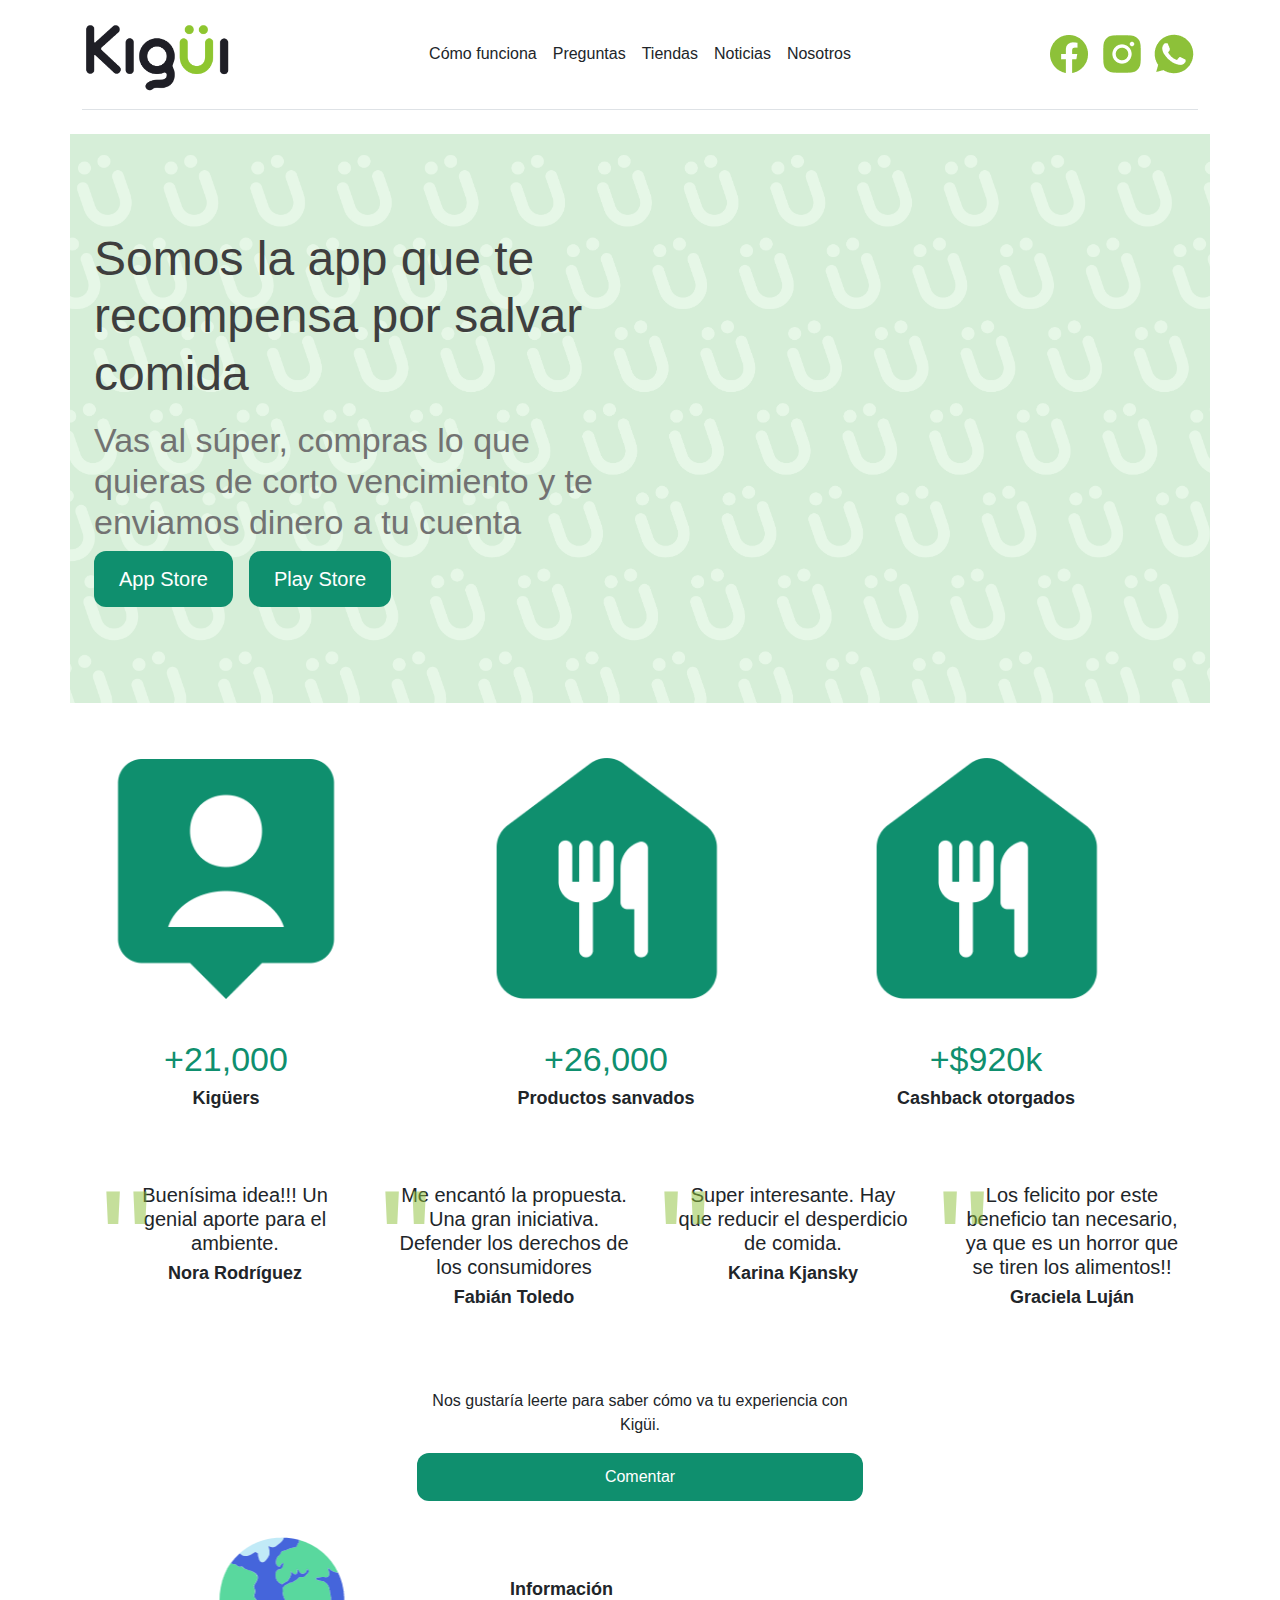
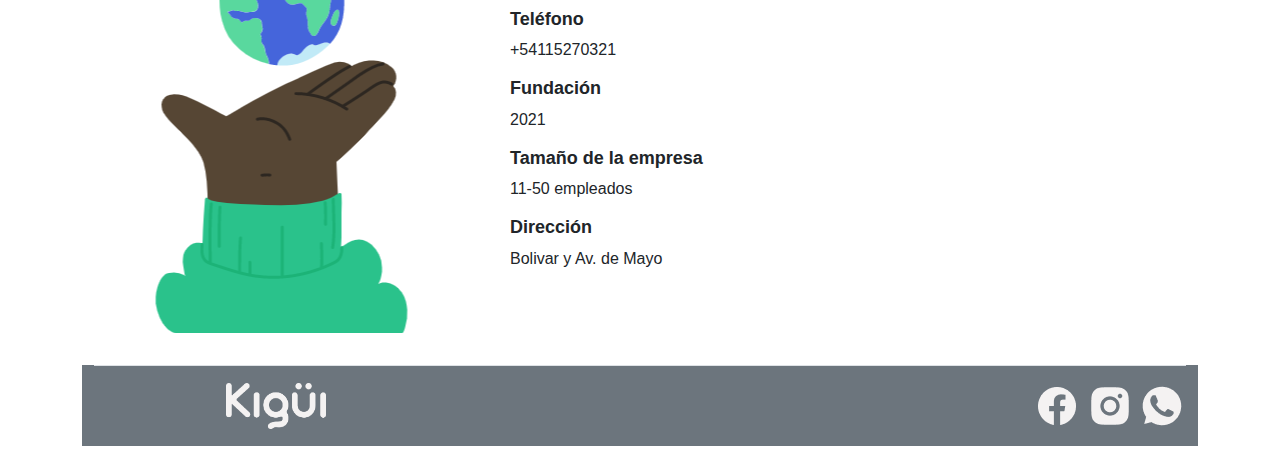
<file: index.html>
<!DOCTYPE html>
<html lang="en">
<head>
    <meta charset="UTF-8">
    <meta http-equiv="X-UA-Compatible" content="IE=edge">
    <meta name="viewport" content="width=device-width, initial-scale=1.0">
    <link rel="stylesheet" href="css/bootstrap.css">
    <link rel="stylesheet" href="styles.css">
    <title>Kigüi Bootstrap</title>
</head>
<body>
    <div class="container">
        <header class="d-flex flex-wrap align-items-center justify-content-center justify-content-md-between py-3 mb-4 border-bottom">
          <a href="/" class="d-flex align-items-center col-md-3 mb-2 mb-md-0 text-dark text-decoration-none">
            <img src="logokigui.png" width="150"></a>
    
          <ul class="nav col-12 col-md-auto mb-2 justify-content-center mb-md-0">
            <li><a href="#" class="nav-link px-2 link-dark">Cómo funciona</a></li>
            <li><a href="preguntas.html" class="nav-link px-2 link-dark">Preguntas</a></li>
            <li><a href="#" class="nav-link px-2 link-dark">Tiendas</a></li>
            <li><a href="#" class="nav-link px-2 link-dark">Noticias</a></li>
            <li><a href="#" class="nav-link px-2 link-dark">Nosotros</a></li>
          </ul>
    
          <div class="col-md-3 text-end">
            <a href="https://www.facebook.com/kiguiok"><img src="icons/facebook.png" class="tranformacionRedes"></a>
            <a href="https://www.instagram.com/kigui_ok/"><img src="icons/instagram.png" class="tranformacionRedes"></a>
            <img src="icons/whatsapp.png" class="tranformacionRedes">
          </div>
        </header>
      </div>

      <div class="container col-xxl-8 px-4 py-5 banner">
        <div class="row flex-lg-row align-items-center g-5 py-5">
          <div class="col-lg-6">
            <h1>Somos la app que te recompensa por salvar comida</h1>
            <h2>Vas al súper, compras lo que quieras de corto vencimiento y te enviamos dinero a tu cuenta</h2>
            <div class="d-grid gap-2 d-md-flex justify-content-md-start">
              <button type="button" class="button btn btn-lg px-4 me-md-2">App Store</button>
              <button type="button" class="button btn btn-lg px-4">Play Store</button>
            </div>
          </div>
        </div>
      </div>

      <div class="container">
        <div class="row justify-content-md-center">
          <div class="col">
            <div class="card align-items-center" style="width: 18rem;">
                <img src="icons/user.png" alt="usuarios" width="200" class="card-img-top">
                <div class="card-body">
                  <h2 class="card-title">+21,000</h2>
                  <h5 class="card-text">Kigüers</h5>
                </div>
              </div>
          </div>
          <div class="col">
            <div class="card align-items-center" style="width: 18rem;">
                <img src="icons/food.png" alt="producto" width="200" class="card-img-top">
                <div class="card-body">
                  <h2 class="card-title">+26,000</h2>
                  <h5 class="card-text">Productos sanvados</h5>
                </div>
              </div>
          </div>
          <div class="col">
            <div class="card align-items-center" style="width: 18rem;">
                <img src="icons/food.png" alt="producto" width="200" class="card-img-top">
                <div class="card-body">
                  <h2 class="card-title">+$920k</h2>
                  <h5 class="card-text">Cashback otorgados</h5>
                </div>
              </div>
          </div>
        </div>
        

        <div class="container">
          <div class="row align-items-center">
            <div class="col-3">
              <div class="comentario">
                <h2 class="comillas">"</h2> 
                <h4>Buenísima idea!!! Un genial aporte para el ambiente.</h4>
                <h5>Nora Rodríguez</h5>
            </div> 
            </div>
            <div class="col-3">
              <div class="comentario">
                <h2 class="comillas">"</h2>
                <h4>Me encantó la propuesta. Una gran iniciativa. Defender los derechos de los consumidores</h4>
                <h5>Fabián Toledo</h5>
            </div>
            </div>
            <div class="col-3">
              <div class="comentario">
                <h2 class="comillas">"</h2>
                <h4>Super interesante. Hay que reducir el desperdicio de comida.</h4>
                <h5>Karina Kjansky</h5>
            </div>
            </div>
            <div class="col-3">
              <div class="comentario">
                <h2 class="comillas">"</h2>
                <h4>Los felicito por este beneficio tan necesario, ya que es un horror que se tiren los alimentos!!</h4>
                <h5>Graciela Luján</h5>
            </div>
            </div>
          </div>
        </div>

        <div class="comentar">
          <p>Nos gustaría leerte para saber cómo va tu experiencia con Kigüi.</p>
          <a href="#" class="button">Comentar</a>
        </div>

        <div class="card text-start" style="max-width: 800px;">
          <div class="row align-items-center justify-content-md-evenly">
            <div class="col-md-6">
              <img src="icons/hand word.png" width="400px">
            </div>
            <div class="col-md-6">
              <div class="card-body">
                <div class="info" >
                  <h5>Información</h5>
                  <h5>Teléfono</h5>
                  <p>+54115270321</p>
                  <h5>Fundación</h5>
                  <p>2021</p>
                  <h5>Tamaño de la empresa</h5>
                  <p>11-50 empleados</p>
                  <h5>Dirección</h5>
                  <p>Bolivar y Av. de Mayo</p>
                </div>
              </div>
            </div>
          </div>
        </div>

    <div class="container bg-secondary">
      <footer class="d-flex flex-wrap justify-content-between align-items-center py-3 my-4 border-top">
            <a href="/" class="col-md-4 d-flex align-items-center justify-content-center mb-3 mb-md-0 me-md-auto link-dark text-decoration-none"><img src="logokiguiw.png" width="100"></a>
           
           <p class="col-md-4 mb-0 text-muted">Política de privacidad - Términos & Condiciones</p>
        
            
        <div class="nav col-md-4 justify-content-end">
            <div class="redes">
                <a href="https://www.facebook.com/kiguiok"><img src="icons/facebookw.png" class="tranformacionRedes"></a>
                <a href="https://www.instagram.com/kigui_ok/"><img src="icons/instagramw.png" class="tranformacionRedes"></a>
                <img src="icons/whatsappw.png" class="tranformacionRedes">
            </div>
          </div>
      </footer>
    </div>


    <script src="js/bootstrap.js"></script>
</body>
</html>
</file>
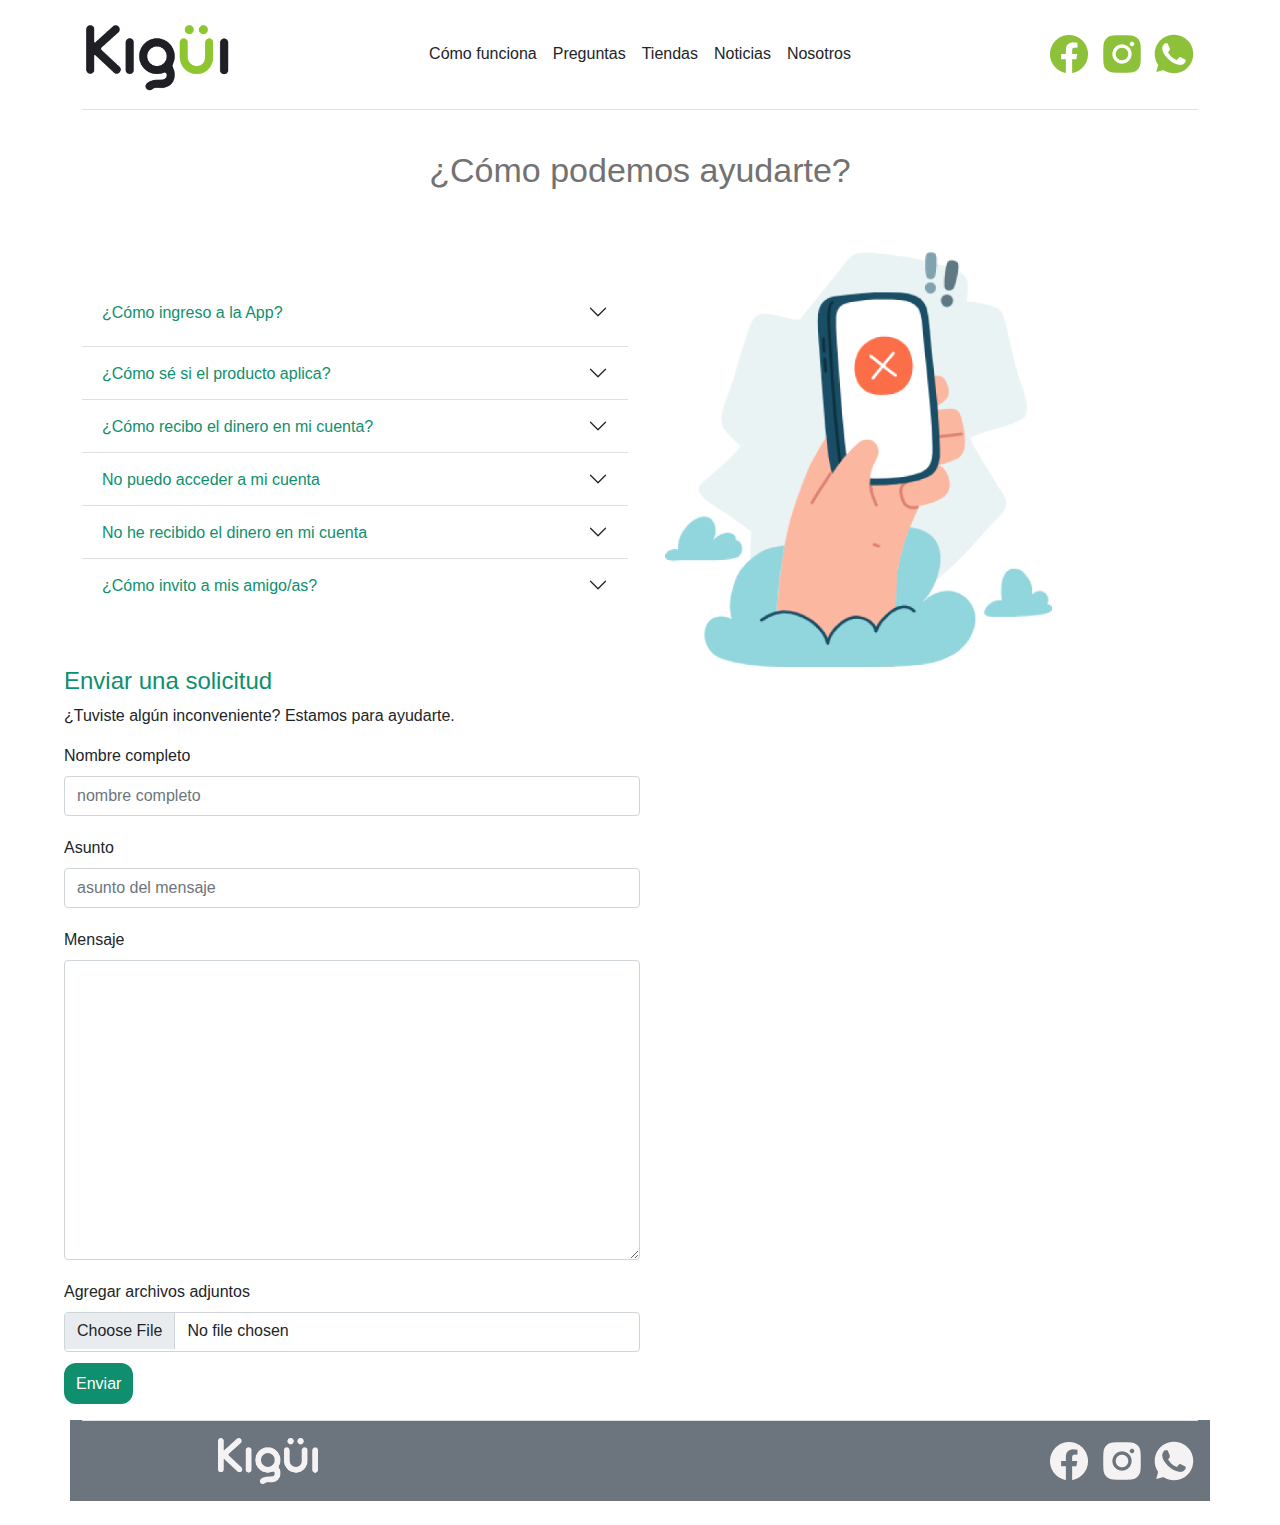
<file: preguntas.html>
<!DOCTYPE html>
<html lang="en">
<head>
    <meta charset="UTF-8">
    <meta http-equiv="X-UA-Compatible" content="IE=edge">
    <meta name="viewport" content="width=device-width, initial-scale=1.0">
    <link rel="stylesheet" href="css/bootstrap.css">
    <link rel="stylesheet" href="styles.css">
    <title>Kigüi Bootstrap</title>
</head>

<body>
    <div class="container">
        <header class="d-flex flex-wrap align-items-center justify-content-center justify-content-md-between py-3 mb-4 border-bottom">
          <a href="/" class="d-flex align-items-center col-md-3 mb-2 mb-md-0 text-dark text-decoration-none">
            <img src="logokigui.png" width="150"></a>
    
          <ul class="nav col-12 col-md-auto mb-2 justify-content-center mb-md-0">
            <li><a href="#" class="nav-link px-2 link-dark">Cómo funciona</a></li>
            <li><a href="preguntas.html" class="nav-link px-2 link-dark">Preguntas</a></li>
            <li><a href="#" class="nav-link px-2 link-dark">Tiendas</a></li>
            <li><a href="#" class="nav-link px-2 link-dark">Noticias</a></li>
            <li><a href="#" class="nav-link px-2 link-dark">Nosotros</a></li>
          </ul>
    
          <div class="col-md-3 text-end">
            <a href="https://www.facebook.com/kiguiok"><img src="icons/facebook.png" class="tranformacionRedes"></a>
            <a href="https://www.instagram.com/kigui_ok/"><img src="icons/instagram.png" class="tranformacionRedes"></a>
            <img src="icons/whatsapp.png" class="tranformacionRedes">
          </div>
        </header>
      </div>

    <div class="titulo" id="titulo">
        <h2>¿Cómo podemos ayudarte?</h2> 
    </div>

    <div class="container">
        <div class="row align-items-center justify-content-sm-start">
          <div class="col-6">
            <div class="accordion accordion-flush" id="accordionFlushExample">

                <div class="accordion-item">
                  <h2 class="flush-headingOne" id="flush-headingOne">
                    <button class="accordion-button collapsed" type="button" data-bs-toggle="collapse" data-bs-target="#flush-collapseOne" aria-expanded="false" aria-controls="flush-collapseOne">
                        ¿Cómo ingreso a la App?
                    </button>
                  </h2>
                  <div id="flush-collapseOne" class="accordion-collapse collapse" aria-labelledby="flush-headingOne" data-bs-parent="#accordionFlushExample">
                    <div class="accordion-body">¡Súper fácil! Podés descarga la app en tu store de iOS o Google Play. Una vez instalada, abrís la app y clickeas en “Registrarme”, y allí podrás registrarte con tu mail, tu cuenta de Google, Facebook o Apple.</div>
                  </div>
                </div>

                <div class="accordion-item">
                  <h2 class="accordion-header" id="flush-headingTwo">
                    <button class="accordion-button collapsed" type="button" data-bs-toggle="collapse" data-bs-target="#flush-collapseTwo" aria-expanded="false" aria-controls="flush-collapseTwo">
                    ¿Cómo sé si el producto aplica?
                    </button>
                  </h2>
                  <div id="flush-collapseTwo" class="accordion-collapse collapse" aria-labelledby="flush-headingTwo" data-bs-parent="#accordionFlushExample">
                    <div class="accordion-body">En la app vas a encontrar los detalles de cada producto con las fechas de vencimiento correspondientes.</div>
                  </div>
                </div>
                <div class="accordion-item">
                  <h2 class="accordion-header" id="flush-headingThree">
                    <button class="accordion-button collapsed" type="button" data-bs-toggle="collapse" data-bs-target="#flush-collapseThree" aria-expanded="false" aria-controls="flush-collapseThree">
                      ¿Cómo recibo el dinero en mi cuenta?
                    </button>
                  </h2>
                  <div id="flush-collapseThree" class="accordion-collapse collapse" aria-labelledby="flush-headingThree" data-bs-parent="#accordionFlushExample">
                    <div class="accordion-body">Dentro de la app, podrás cargar los datos de tu CBU o cuenta de Mercado Pago en la que recibirás el dinero dentro de las próximas 72hrs a partir de la carga de las fotos de la compra.</div>
                  </div>
                </div>
                <div class="accordion-item">
                    <h2 class="accordion-header" id="flush-headingFour">
                      <button class="accordion-button collapsed" type="button" data-bs-toggle="collapse" data-bs-target="#flush-collapseFour" aria-expanded="false" aria-controls="flush-collapseFour">
                        No puedo acceder a mi cuenta
                      </button>
                    </h2>
                    <div id="flush-collapseFour" class="accordion-collapse collapse" aria-labelledby="flush-headingFour" data-bs-parent="#accordionFlushExample">
                      <div class="accordion-body">Si no podés acceder, envianos un Whatsapp o escribinos a nuestra cuenta de IG @kigui_ok con tu correo. Estamos trabajando en ofrecer la mejor app y en resolver todos los inconvenientes para que puedas seguir salvando alimentos</div>
                    </div>
                  </div>
                  <div class="accordion-item">
                    <h2 class="accordion-header" id="flush-headingFive">
                      <button class="accordion-button collapsed" type="button" data-bs-toggle="collapse" data-bs-target="#flush-collapseFive" aria-expanded="false" aria-controls="flush-collapseFive">
                        No he recibido el dinero en mi cuenta
                      </button>
                    </h2>
                    <div id="flush-collapseFive" class="accordion-collapse collapse" aria-labelledby="flush-headingFour" data-bs-parent="#accordionFlushExample">
                      <div class="accordion-body">Una vez envías la foto con la factura + el producto, estarás recibiendo el dinero correspondiente dentro de las próximas 72hrs.
                        Recordá que para obtener la recompensa, se deberá cumplir con todas las indicaciones especificadas en la app.
                        Revisá si las fotos enviadas cumplen con el rango de fecha definido para ese producto.
                        Si corroboras que todo está correcto y pasaron más de 72hrs por favor escribinos para resolverlo en seguida.</div>
                    </div>
                  </div>
                  <div class="accordion-item">
                    <h2 class="accordion-header" id="flush-headingSix">
                      <button class="accordion-button collapsed" type="button" data-bs-toggle="collapse" data-bs-target="#flush-collapseSix" aria-expanded="false" aria-controls="flush-collapseSix">
                        ¿Cómo invito a mis amigo/as?
                      </button>
                    </h2>
                    <div id="flush-collapseSix" class="accordion-collapse collapse" aria-labelledby="flush-headingFour" data-bs-parent="#accordionFlushExample">
                      <div class="accordion-body">Próximamente podrás invitar a tus personas favoritas desde el menú de la app.</div>
                    </div>
                  </div>
                  
              </div>
          </div>
          <div class="col-6">
            <img src="../icons/handpreguntas.png" alt="ilustracion" width="80%">
          </div>

        </div>
        
    </div>


    

    <div class="mb-3 solicitud">
        <h3>Enviar una solicitud</h3>
        <p>¿Tuviste algún inconveniente? Estamos para ayudarte.</p>
        <label for="exampleFormControlInput1" class="form-label">Nombre completo</label>
        <input type="text" class="form-control" id="exampleFormControlInput1" placeholder="nombre completo">
        <label for="exampleFormControlInput2" class="form-label">Asunto</label>
        <input type="text" class="form-control" id="exampleFormControlInput2" placeholder="asunto del mensaje">
    </div>
    <div class="mb-3 solicitud">
        <label for="exampleFormControlTextarea1" class="form-label">Mensaje</label>
        <textarea class="form-control" id="exampleFormControlTextarea1" rows="3"></textarea>
    </div>

    <div class="mb-3 solicitud">
        <label for="formFile" class="form-label">Agregar archivos adjuntos</label>
        <input class="form-control" type="file" id="formFile">
        <a href="#" class="button">Enviar</a>
    </div>

    

    <div class="container bg-secondary">
        <footer class="d-flex flex-wrap justify-content-between align-items-center py-3 my-4 border-top">
            <a href="/" class="col-md-4 d-flex align-items-center justify-content-center mb-3 mb-md-0 me-md-auto link-dark text-decoration-none"><img src="logokiguiw.png" width="100"></a>
         
            <p class="col-md-4 mb-0 text-muted">Política de privacidad - Términos & Condiciones</p>
      
            <div class="nav col-md-4 justify-content-end">
                <div class="redes">
                <a href="https://www.facebook.com/kiguiok"><img src="icons/facebookw.png" class="tranformacionRedes"></a>
                <a href="https://www.instagram.com/kigui_ok/"><img src="icons/instagramw.png" class="tranformacionRedes"></a>
                <img src="icons/whatsappw.png" class="tranformacionRedes">
                </div>
            </div>
        </footer>
    </div>
    
    <script src="js/bootstrap.js"></script>
</body>
</file>
<file: styles.css>
* {
    margin: 0;
    padding: 0;
    box-sizing: border-box;
}

body {
    font-family: Roboto, Arial, Helvetica, sans-serif;
}

h1 {
    font-size: 48px;
    color: #3E3E3E;
    padding-bottom: 10px;
}

h2 {
    font-size: 34px;
    font-weight: 400;
    color: #727272;
}

h3 {
    font-size: 24px;
    color: #0F8F6E;
}

h4 {
    font-size: 20px;
    font-weight: 200;
}

h5 {
    font-size: 18px;
    font-weight: bold;
}

p {
    font-size: 16px;
    font-weight: 350;
}

.banner {
    background-image: url(banner.jpg);
    background-repeat: no-repeat;
    background-size: cover;
}

.button {
    background-color: #0F8F6E;
    color: #ffff;
    padding: 12px;
    border-radius: 12px;
    text-decoration: none;
    text-align: center;
    transition: all;
}

.button:hover {
    background-color: #8DC139;
}

.card-title {
    text-align: center;
    color: #0F8F6E;
}

.card-text {
    text-align: center;
}

.card {
    border: none;
    margin-top: 32px;
    margin-bottom: 32px;
}

.comentario {
    text-align: center;
    height: 200px;
    width: 250px;
    margin: 16px;
    padding: 10px;
    position: relative;
}

.comillas {
    position: absolute;
    top: -20px;
    left: -10px;
}

.comentario h2 {
    font-size: 150px;
    z-index: 0;
    color: #8DC139;
    opacity: 50%;
}

.comentar {
    display: flex;
    flex-direction: column;
    justify-content: center;
    text-align: center;
    margin-left: 30%;
    margin-right: 30%;
    
}

.footer {
    color: #f4f2f2;
}

.titulo {
    margin-top: 40px;
    margin-bottom: 40px;
    text-align: center;
}

.accordion-button {
    color: #0F8F6E;
}

.solicitud {
    width: 50%;
    padding-left: 5%;
    margin-bottom: 80px;
}

label {
    margin-bottom: 10px;
}

input {
    margin-bottom: 20px;
    height: 40px;
    border-color: #0F8F6E;
    border-radius: 8px;
}

textarea {
    height: 300px;
    margin-bottom: 20px;
    border-radius: 8px;
    border-color: #0F8F6E;
}
</file>
